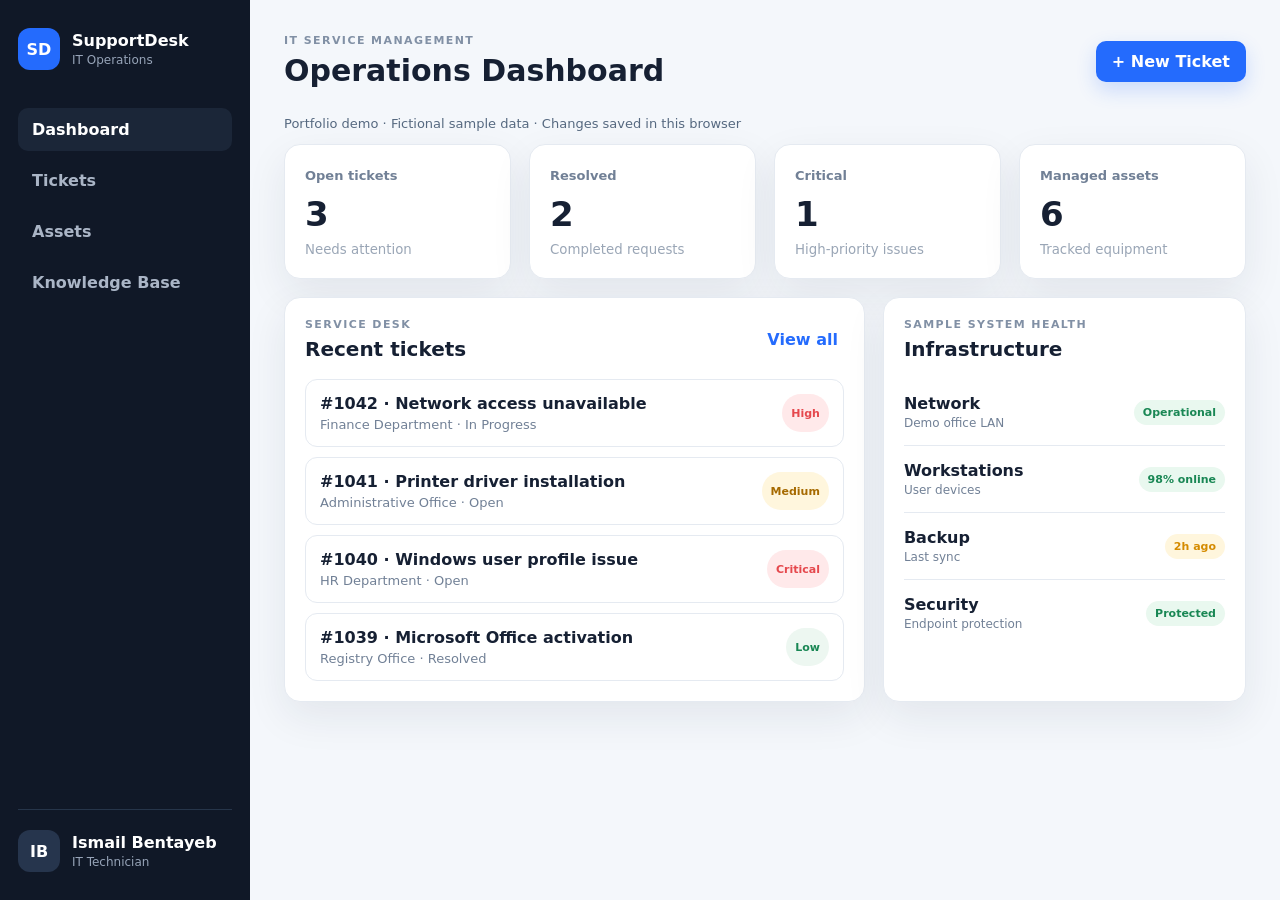
<file: index.html>
<!DOCTYPE html>
<html lang="en">
<head>
  <meta charset="UTF-8" />
  <meta name="viewport" content="width=device-width, initial-scale=1.0" />
  <meta name="description" content="IT Helpdesk and Asset Management dashboard by Ismail Bentayeb." />
  <title>SupportDesk | IT Helpdesk Dashboard</title>
  <link rel="stylesheet" href="styles.css" />
</head>
<body>
  <div class="app-shell">
    <aside class="sidebar">
      <div class="brand">
        <div class="brand-mark">SD</div>
        <div>
          <strong>SupportDesk</strong>
          <span>IT Operations</span>
        </div>
      </div>

      <nav class="nav">
        <button class="nav-item active" data-view="dashboard">Dashboard</button>
        <button class="nav-item" data-view="tickets">Tickets</button>
        <button class="nav-item" data-view="assets">Assets</button>
        <button class="nav-item" data-view="knowledge">Knowledge Base</button>
      </nav>

      <div class="profile-card">
        <div class="avatar">IB</div>
        <div>
          <strong>Ismail Bentayeb</strong>
          <span>IT Technician</span>
        </div>
      </div>
    </aside>

    <main class="main">
      <header class="topbar">
        <div>
          <p class="eyebrow">IT SERVICE MANAGEMENT</p>
          <h1 id="pageTitle">Operations Dashboard</h1>
        </div>
        <button id="newTicketBtn" class="primary-btn">+ New Ticket</button>
      </header>

      <p class="demo-note">Portfolio demo · Fictional sample data · Changes saved in this browser</p><p id="notice" role="status"></p>
      <section id="dashboardView" class="view active-view">
        <div class="stats-grid">
          <article class="stat-card"><span>Open tickets</span><strong id="openCount">0</strong><small>Needs attention</small></article>
          <article class="stat-card"><span>Resolved</span><strong id="resolvedCount">0</strong><small>Completed requests</small></article>
          <article class="stat-card"><span>Critical</span><strong id="criticalCount">0</strong><small>High-priority issues</small></article>
          <article class="stat-card"><span>Managed assets</span><strong id="assetCount">0</strong><small>Tracked equipment</small></article>
        </div>

        <div class="content-grid">
          <section class="panel">
            <div class="panel-head"><div><p class="eyebrow">SERVICE DESK</p><h2>Recent tickets</h2></div><button class="text-btn" data-go="tickets">View all</button></div>
            <div id="recentTickets" class="ticket-list"></div>
          </section>

          <section class="panel">
            <div class="panel-head"><div><p class="eyebrow">SAMPLE SYSTEM HEALTH</p><h2>Infrastructure</h2></div></div>
            <div class="health-item"><div><strong>Network</strong><span>Demo office LAN</span></div><span class="status good">Operational</span></div>
            <div class="health-item"><div><strong>Workstations</strong><span>User devices</span></div><span class="status good">98% online</span></div>
            <div class="health-item"><div><strong>Backup</strong><span>Last sync</span></div><span class="status warning">2h ago</span></div>
            <div class="health-item"><div><strong>Security</strong><span>Endpoint protection</span></div><span class="status good">Protected</span></div>
          </section>
        </div>
      </section>

      <section id="ticketsView" class="view">
        <section class="panel">
          <div class="toolbar">
            <input aria-label="Search tickets" id="ticketSearch" type="search" placeholder="Search tickets..." />
            <select aria-label="Filter by status" id="ticketFilter">
              <option value="all">All statuses</option>
              <option value="Open">Open</option>
              <option value="In Progress">In Progress</option>
              <option value="Resolved">Resolved</option>
            </select><button id="exportBtn" class="text-btn">Export CSV</button>
          </div>
          <div class="table-wrap">
            <table>
              <thead><tr><th>ID</th><th>Issue</th><th>User</th><th>Priority</th><th>Status</th><th>Action</th></tr></thead>
              <tbody id="ticketTableBody"></tbody>
            </table>
          </div>
        </section>
      </section>

      <section id="assetsView" class="view">
        <section class="panel">
          <div class="panel-head"><div><p class="eyebrow">ASSET INVENTORY</p><h2>Managed equipment</h2></div><button id="newAssetBtn" class="primary-btn">+ Add asset</button></div>
          <div id="assetGrid" class="asset-grid"></div>
        </section>
      </section>

      <section id="knowledgeView" class="view">
        <div class="knowledge-grid">
          <article class="kb-card"><span>01</span><h3>Network troubleshooting</h3><p>Quick workflow for diagnosing local connectivity, DNS and gateway issues.</p><details><summary>View checklist</summary><ol><li>Check the cable or Wi-Fi connection and whether other users are affected.</li><li>Check the assigned IP address and default gateway.</li><li>Test gateway reachability, then DNS resolution. Document results and escalate if needed.</li></ol></details></article>
          <article class="kb-card"><span>02</span><h3>Windows workstation setup</h3><p>Checklist for configuring user accounts, security, updates and office tools.</p><details><summary>View checklist</summary><ol><li>Confirm the approved device and user account.</li><li>Install approved updates and applications.</li><li>Verify endpoint protection, backup policy and least-privilege access.</li></ol></details></article>
          <article class="kb-card"><span>03</span><h3>Printer support</h3><p>Common steps for queues, drivers, IP configuration and spooler problems.</p><details><summary>View checklist</summary><ol><li>Confirm power, paper and any device error.</li><li>Verify connectivity and the selected printer.</li><li>Inspect the queue and approved driver; record the fix in the ticket.</li></ol></details></article>
          <article class="kb-card"><span>04</span><h3>User account recovery</h3><p>Safe reset workflow with identity verification and access restoration.</p><details><summary>View checklist</summary><ol><li>Verify the requester using the organization’s approved process.</li><li>Use the authorized account recovery workflow; never ask for an existing password.</li><li>Confirm access and record the resolution without storing credentials.</li></ol></details></article>
        </div>
      </section>
    </main>
  </div>

  <dialog id="ticketModal" aria-labelledby="ticketHeading">
    <div class="modal-card">
      <div class="modal-head"><h2 id="ticketHeading">Create support ticket</h2><button aria-label="Close ticket form" id="closeModal" class="icon-btn">×</button></div>
      <form id="ticketForm">
        <label>Issue title<input name="title" maxlength="160" required placeholder="e.g. Printer not responding" /></label>
        <label>Requester<input name="user" maxlength="100" required placeholder="e.g. Finance Department" /></label>
        <div class="form-row">
          <label>Priority<select name="priority"><option>Low</option><option selected>Medium</option><option>High</option><option>Critical</option></select></label>
          <label>Status<select name="status"><option selected>Open</option><option>In Progress</option><option>Resolved</option></select></label>
        </div>
        <button class="primary-btn full" type="submit">Create ticket</button>
      </form>
    </div>
  </dialog>
  <dialog id="assetModal" aria-labelledby="assetHeading"><div class="modal-card"><div class="modal-head"><h2 id="assetHeading">Add equipment</h2><button id="closeAsset" class="icon-btn" aria-label="Close asset form">×</button></div><form id="assetForm"><label>Device name<input name="name" required maxlength="100"></label><label>Asset tag<input name="tag" required maxlength="40"></label><label>Department<input name="owner" required maxlength="100"></label><label>State<select name="state"><option>Active</option><option>Maintenance</option><option>Retired</option></select></label><button class="primary-btn" type="submit">Save asset</button></form></div></dialog>

  <script src="app.js"></script>
</body>
</html>
</file>
<file: styles.css>
:root{--bg:#f4f7fb;--surface:#fff;--text:#162033;--muted:#718096;--border:#e5eaf1;--accent:#246bfd;--accent-soft:#eaf0ff;--danger:#e5484d;--warning:#d58b00;--success:#198754;--sidebar:#101827;--sidebar-soft:#1b2638;--shadow:0 15px 40px rgba(23,35,58,.08)}
*{box-sizing:border-box}body{margin:0;font-family:Inter,system-ui,sans-serif;background:var(--bg);color:var(--text)}button,input,select{font:inherit}.app-shell{display:grid;grid-template-columns:250px 1fr;min-height:100vh}.sidebar{background:var(--sidebar);color:#fff;padding:28px 18px;display:flex;flex-direction:column;position:sticky;top:0;height:100vh}.brand,.profile-card{display:flex;align-items:center;gap:12px}.brand-mark,.avatar{width:42px;height:42px;border-radius:12px;display:grid;place-items:center;font-weight:800}.brand-mark{background:var(--accent)}.avatar{background:#26354d}.brand strong,.profile-card strong{display:block}.brand span,.profile-card span{display:block;color:#97a4b8;font-size:12px;margin-top:3px}.nav{display:grid;gap:8px;margin-top:38px}.nav-item{border:0;background:transparent;color:#aab5c6;text-align:left;padding:12px 14px;border-radius:10px;cursor:pointer;font-weight:600}.nav-item:hover,.nav-item.active{background:var(--sidebar-soft);color:#fff}.profile-card{margin-top:auto;border-top:1px solid #26354a;padding-top:20px}.main{padding:34px;min-width:0}.topbar{display:flex;justify-content:space-between;align-items:center;margin-bottom:28px}.eyebrow{font-size:11px;letter-spacing:.13em;font-weight:800;color:#8190a5;margin:0 0 6px}h1,h2,h3,p{margin-top:0}h1{font-size:30px;margin-bottom:0}h2{font-size:20px;margin-bottom:0}.primary-btn{background:var(--accent);color:#fff;border:0;border-radius:10px;padding:11px 16px;font-weight:700;cursor:pointer;box-shadow:0 8px 20px rgba(36,107,253,.2)}.primary-btn:hover{filter:brightness(.96)}.primary-btn.full{width:100%;margin-top:6px}.stats-grid{display:grid;grid-template-columns:repeat(4,1fr);gap:18px}.stat-card,.panel,.kb-card{background:var(--surface);border:1px solid var(--border);box-shadow:var(--shadow);border-radius:16px}.stat-card{padding:20px}.stat-card span{color:var(--muted);font-size:13px;font-weight:600}.stat-card strong{display:block;font-size:34px;margin:10px 0 5px}.stat-card small{color:#9aa6b6}.content-grid{display:grid;grid-template-columns:1.6fr 1fr;gap:18px;margin-top:18px}.panel{padding:20px}.panel-head{display:flex;justify-content:space-between;align-items:center;margin-bottom:18px}.text-btn{border:0;background:none;color:var(--accent);font-weight:700;cursor:pointer}.ticket-list{display:grid;gap:10px}.ticket-row{display:grid;grid-template-columns:1fr auto;gap:12px;padding:14px;border:1px solid var(--border);border-radius:12px}.ticket-row p{margin:4px 0 0;color:var(--muted);font-size:13px}.badge,.status{display:inline-flex;align-items:center;border-radius:999px;padding:6px 9px;font-size:11px;font-weight:800}.badge.low{background:#edf7f1;color:var(--success)}.badge.medium{background:#fff6dd;color:#a66a00}.badge.high,.badge.critical{background:#ffe9ea;color:var(--danger)}.status.good{background:#e9f8ef;color:var(--success)}.status.warning{background:#fff6dd;color:var(--warning)}.health-item{display:flex;justify-content:space-between;align-items:center;padding:15px 0;border-bottom:1px solid var(--border)}.health-item:last-child{border-bottom:0}.health-item strong,.health-item span{display:block}.health-item div span{color:var(--muted);font-size:12px;margin-top:3px}.view{display:none}.active-view{display:block}.toolbar{display:flex;gap:12px;margin-bottom:18px}.toolbar input,.toolbar select,form input,form select{border:1px solid var(--border);background:#fff;border-radius:10px;padding:11px 12px;outline:none}.toolbar input{flex:1}.toolbar input:focus,form input:focus,form select:focus{border-color:#8db0ff;box-shadow:0 0 0 3px var(--accent-soft)}.table-wrap{overflow:auto}table{width:100%;border-collapse:collapse}th,td{padding:14px 12px;text-align:left;border-bottom:1px solid var(--border);font-size:13px}th{color:var(--muted);font-size:11px;text-transform:uppercase;letter-spacing:.06em}.status-select{border:1px solid var(--border);border-radius:8px;padding:7px;background:#fff}.asset-grid{display:grid;grid-template-columns:repeat(3,1fr);gap:14px}.asset-card{border:1px solid var(--border);border-radius:14px;padding:16px}.asset-icon{font-size:28px;margin-bottom:12px}.asset-card p{color:var(--muted);font-size:13px;margin-bottom:9px}.asset-card small{color:#8b97a8}.knowledge-grid{display:grid;grid-template-columns:repeat(2,1fr);gap:18px}.kb-card{padding:24px}.kb-card>span{display:inline-grid;place-items:center;width:38px;height:38px;border-radius:11px;background:var(--accent-soft);color:var(--accent);font-weight:800;margin-bottom:18px}.kb-card p{color:var(--muted);line-height:1.6;margin-bottom:0}.modal{position:fixed;inset:0;background:rgba(10,18,32,.55);display:grid;place-items:center;padding:20px}.hidden{display:none}.modal-card{width:min(480px,100%);background:#fff;border-radius:18px;padding:22px;box-shadow:0 30px 80px rgba(0,0,0,.22)}.modal-head{display:flex;justify-content:space-between;align-items:center;margin-bottom:18px}.modal-head h2{margin:0}.icon-btn{border:0;background:#f0f3f8;width:36px;height:36px;border-radius:10px;font-size:22px;cursor:pointer}form{display:grid;gap:14px}form label{display:grid;gap:7px;font-size:12px;font-weight:700;color:#4d5d73}.form-row{display:grid;grid-template-columns:1fr 1fr;gap:12px}@media(max-width:980px){.app-shell{grid-template-columns:86px 1fr}.sidebar{padding:24px 12px}.brand>div:last-child,.profile-card>div:last-child{display:none}.brand,.profile-card{justify-content:center}.nav-item{font-size:0;text-align:center}.nav-item::first-letter{font-size:14px}.stats-grid{grid-template-columns:repeat(2,1fr)}.content-grid{grid-template-columns:1fr}.asset-grid{grid-template-columns:repeat(2,1fr)}}@media(max-width:680px){.app-shell{display:block}.sidebar{height:auto;position:static;flex-direction:row;align-items:center;gap:10px;padding:14px}.nav{display:flex;margin:0;overflow:auto;flex:1}.nav-item{font-size:12px;white-space:nowrap}.nav-item::first-letter{font-size:inherit}.profile-card{display:none}.main{padding:18px}.topbar{align-items:flex-start;gap:12px}.topbar h1{font-size:23px}.stats-grid,.asset-grid,.knowledge-grid{grid-template-columns:1fr}.toolbar{flex-direction:column}.form-row{grid-template-columns:1fr}}

dialog{border:0;padding:0;border-radius:18px;max-width:calc(100vw - 32px);max-height:90vh}dialog::backdrop{background:rgba(10,18,32,.55)}.demo-note{color:#566980;font-size:13px}#notice{color:#246bfd;font-size:13px}#notice:empty{display:none}details{margin-top:16px}summary{cursor:pointer;color:#246bfd;font-weight:600}li{margin:10px 0;line-height:1.6}button:focus-visible,summary:focus-visible,select:focus-visible{outline:3px solid #8db0ff;outline-offset:3px}.ticket-row strong,td strong{overflow-wrap:anywhere}
</file>
